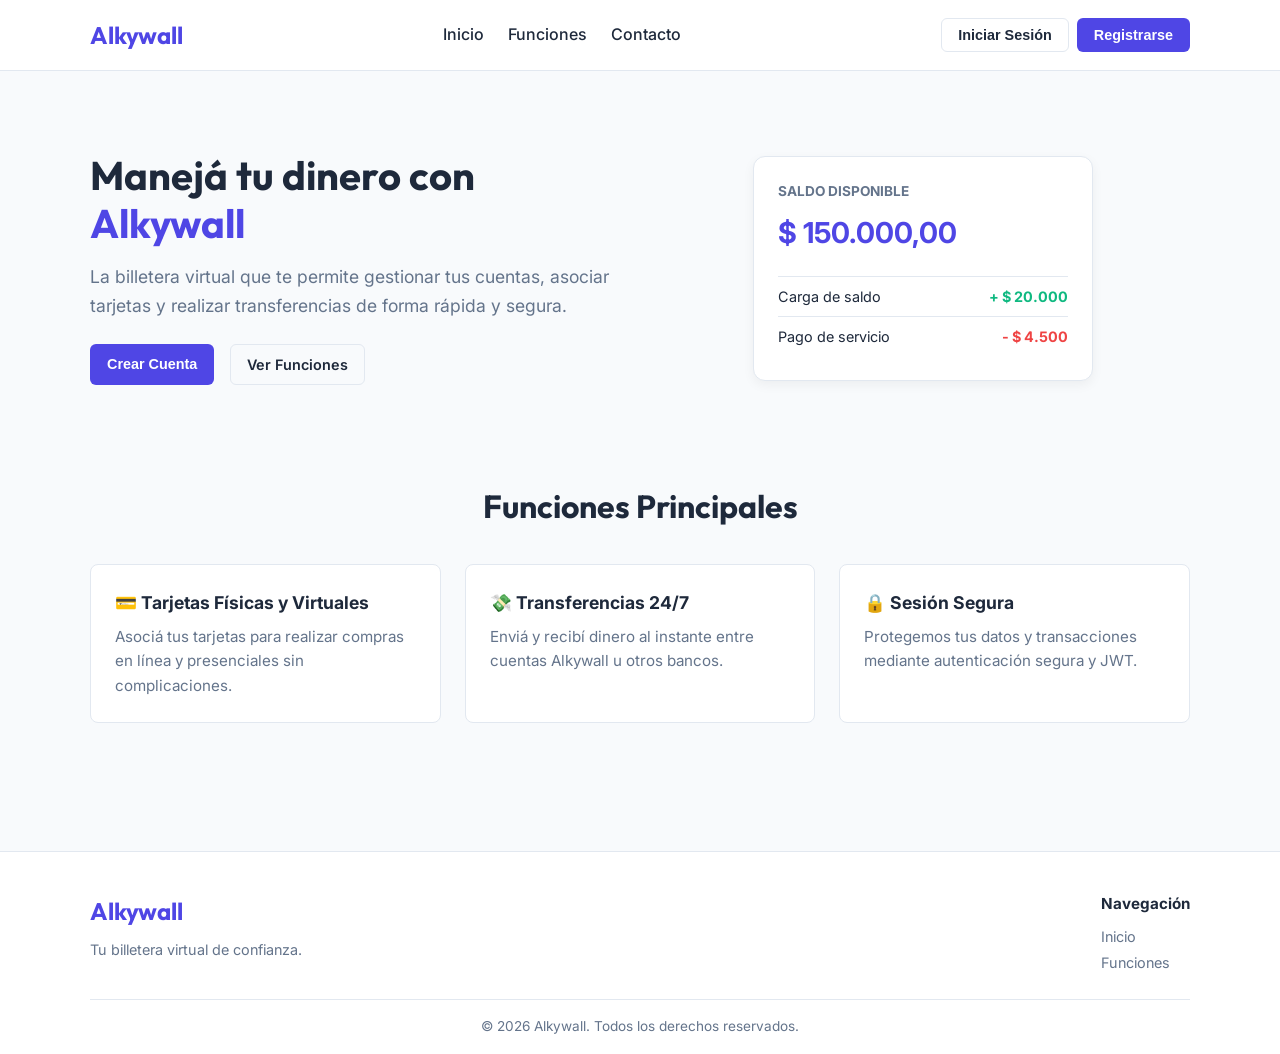
<file: index.html>
<!DOCTYPE html>
<html lang="es">
<head>
    <meta charset="UTF-8">
    <meta name="viewport" content="width=device-width, initial-scale=1.0">
    <meta name="description" content="Alkywall - Billetera virtual para gestionar tu dinero, tarjetas y pagos.">
    <title>Alkywall - Billetera Virtual</title>
    <!-- Tipografía Google Fonts -->
    <link rel="preconnect" href="https://fonts.googleapis.com">
    <link rel="preconnect" href="https://fonts.gstatic.com" crossorigin>
    <link href="https://fonts.googleapis.com/css2?family=Inter:wght@400;500;600&family=Outfit:wght@600;700&display=swap" rel="stylesheet">
    <!-- Hoja de estilos principal -->
    <link rel="stylesheet" href="styles.css">
</head>
<body>

    <!-- Header / Encabezado -->
    <header class="header">
        <div class="container">
            <div class="logo">
                <span>Alkywall</span>
            </div>

            <nav class="nav">
                <ul class="nav-links">
                    <li><a href="#inicio">Inicio</a></li>
                    <li><a href="#funciones">Funciones</a></li>
                    <li><a href="#contacto">Contacto</a></li>
                </ul>
            </nav>

            <div class="header-buttons">
                <button class="btn btn-secundario" id="btn-login">Iniciar Sesión</button>
                <button class="btn btn-primario" id="btn-register">Registrarse</button>
            </div>
        </div>
    </header>

    <!-- Main / Contenido Principal -->
    <main>
        <!-- Sección Hero -->
        <section class="hero" id="inicio">
            <div class="container hero-content">
                <div class="hero-info">
                    <h1>Manejá tu dinero con <span>Alkywall</span></h1>
                    <p>
                        La billetera virtual que te permite gestionar tus cuentas, asociar tarjetas y realizar transferencias de forma rápida y segura.
                    </p>
                    <div class="hero-acciones">
                        <button class="btn btn-primario">Crear Cuenta</button>
                        <a href="#funciones" class="btn btn-secundario">Ver Funciones</a>
                    </div>
                </div>

                <div class="hero-imagen">
                    <div class="card-preview">
                        <h3>Saldo Disponible</h3>
                        <p class="monto">$ 150.000,00</p>
                        <ul class="lista-movimientos">
                            <li>
                                <span>Carga de saldo</span>
                                <strong class="ingreso">+ $ 20.000</strong>
                            </li>
                            <li>
                                <span>Pago de servicio</span>
                                <strong class="egreso">- $ 4.500</strong>
                            </li>
                        </ul>
                    </div>
                </div>
            </div>
        </section>

        <!-- Sección de Funciones -->
        <section class="funciones" id="funciones">
            <div class="container">
                <h2>Funciones Principales</h2>
                <div class="grid-funciones">
                    <div class="tarjeta-funcion">
                        <h3>💳 Tarjetas Físicas y Virtuales</h3>
                        <p>Asociá tus tarjetas para realizar compras en línea y presenciales sin complicaciones.</p>
                    </div>

                    <div class="tarjeta-funcion">
                        <h3>💸 Transferencias 24/7</h3>
                        <p>Enviá y recibí dinero al instante entre cuentas Alkywall u otros bancos.</p>
                    </div>

                    <div class="tarjeta-funcion">
                        <h3>🔒 Sesión Segura</h3>
                        <p>Protegemos tus datos y transacciones mediante autenticación segura y JWT.</p>
                    </div>
                </div>
            </div>
        </section>
    </main>

    <!-- Footer / Pie de página -->
    <footer class="footer" id="contacto">
        <div class="container">
            <div class="footer-contenido">
                <div class="footer-info">
                    <div class="logo">Alkywall</div>
                    <p>Tu billetera virtual de confianza.</p>
                </div>
                <div class="footer-enlaces">
                    <h4>Navegación</h4>
                    <ul>
                        <li><a href="#inicio">Inicio</a></li>
                        <li><a href="#funciones">Funciones</a></li>
                    </ul>
                </div>
            </div>
            <div class="footer-copy">
                <p>&copy; 2026 Alkywall. Todos los derechos reservados.</p>
            </div>
        </div>
    </footer>

    <!-- Archivo JavaScript -->
    <script src="main.js"></script>
</body>
</html>
</file>
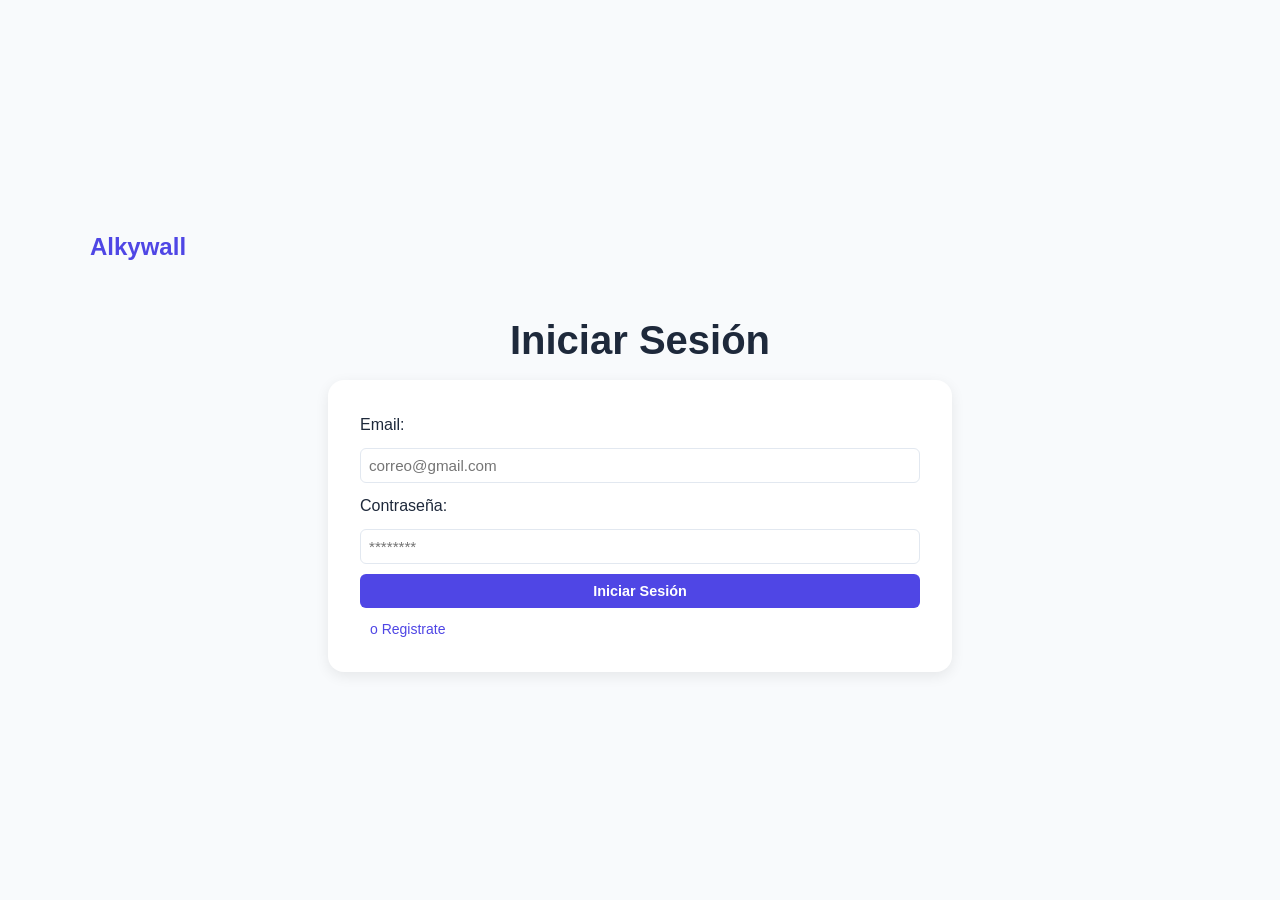
<file: frontend/autenticacion/login.html>
<!doctype html>
<html lang="es">
<head>
    <meta charset="UTF-8">
    <meta name="viewport" content="width=device-width, initial-scale=1">
    <title>Iniciar Sesión</title>
    <link rel="stylesheet" href="../styles.css">
    <link rel="stylesheet" href="authStyles.css">
</head>
<body>
<main>
    <div class="auth-wrapper">
        <div class="container">
            <div class="logo">
                <a href="../index.html">
                    <span>Alkywall</span>
                </a>
            </div>
        </div>
        <div class="hero-info m-t-50">
            <h1>Iniciar Sesión</h1>
        </div>
        <form id="loginForm" action="">
            <label for="email">Email:</label>
            <input type="text" id="email" name="email" placeholder="correo@gmail.com">
            <div id="emailError" class="error">Email Inválido</div>

            <label for="password">Contraseña:</label>
            <input type="password" id="password" name="password" placeholder="********">
            <div id="passwordError" class="error">La contraseña debe tener al menos 8 caracteres.</div>

            <div id="serverError" class="error"></div>

            <button type="submit" class="btn btn-primario" id="btn-login">Iniciar Sesión</button>
            <a class="btn-register" href="registro.html">o Registrate</a>
        </form>
    </div>
</main>
<script src="validacionesLogin.js"></script>
</body>
</html>
</file>
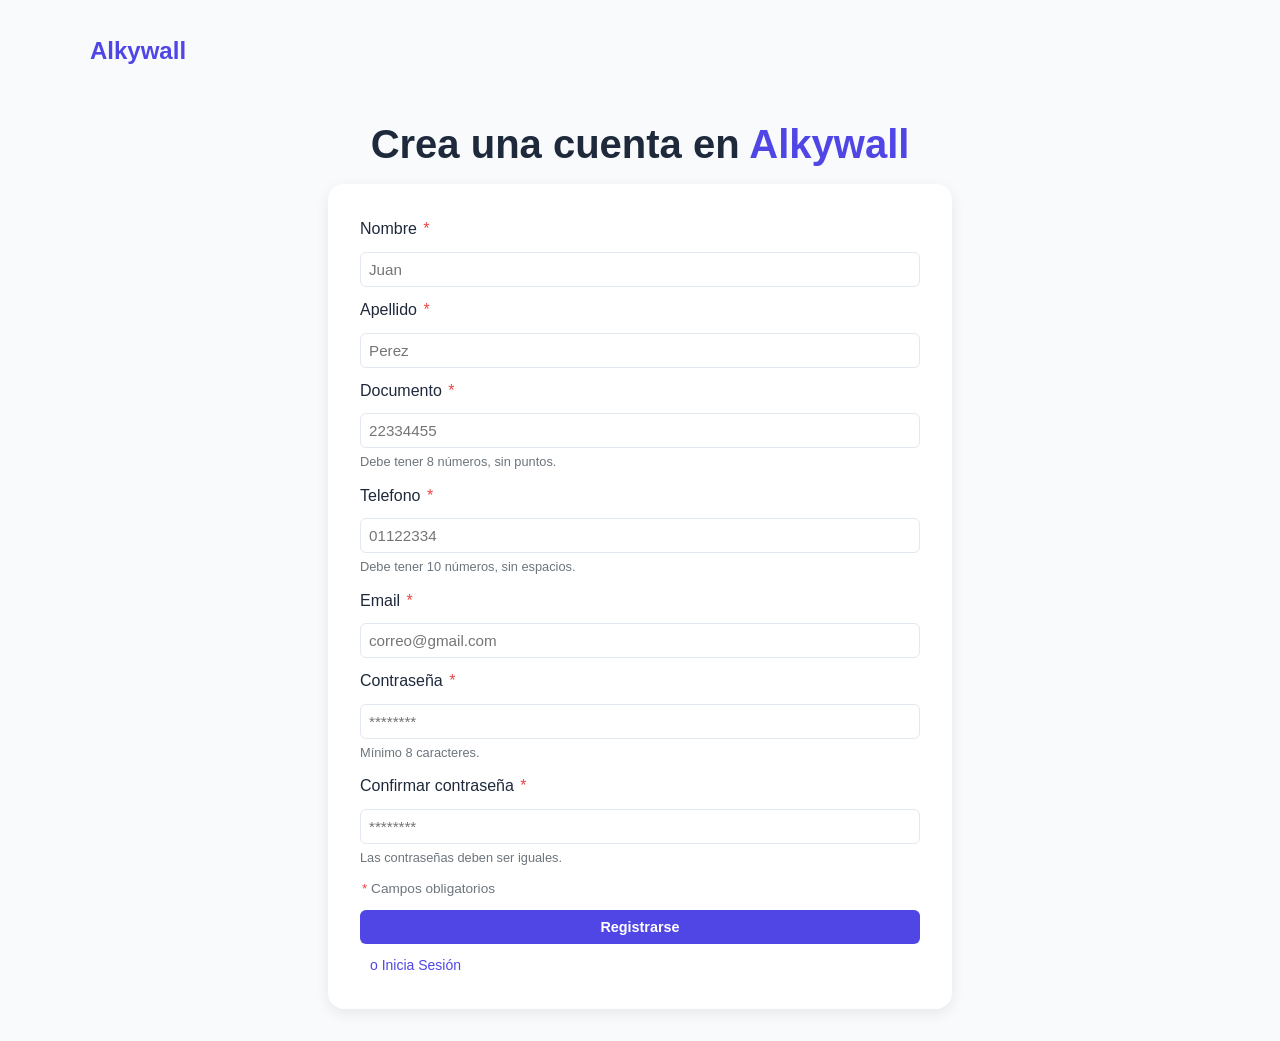
<file: frontend/autenticacion/registro.html>
<!doctype html>
<html lang="es">
<head>
    <meta charset="UTF-8">
    <meta name="viewport" content="width=device-width, initial-scale=1">
    <title>Registrarse</title>
    <link rel="stylesheet" href="../styles.css">
    <link rel="stylesheet" href="authStyles.css">
</head>
<body>
<main>
    <div class="auth-wrapper">
        <div class="container">
            <div class="logo">
                <a href="../index.html">
                    <span>Alkywall</span>
                </a>
            </div>
        </div>
        <div class="hero-info m-t-50">
            <h1>Crea una cuenta en <span>Alkywall</span> </h1>
        </div>
        <form id="registroForm" action="">
            <label for="nombre">Nombre <span class="requerido">*</span></label>
            <input type="text" id="nombre" name="nombre" placeholder="Juan">
            <div id="nombreError" class="error">El nombre no puede contener números ni símbolos.</div>
            <div id="nombreErrorVacio" class="error">El nombre no puede estar vacío.</div>

            <label for="apellido">Apellido <span class="requerido">*</span></label>
            <input type="text" id="apellido" name="apellido" placeholder="Perez">
            <div id="apellidoError" class="error">El apellido no puede contener números ni símbolos.</div>
            <div id="apellidoErrorVacio" class="error">El apellido no puede estar vacío.</div>

            <label for="documento">Documento <span class="requerido">*</span></label>
            <input type="text" id="documento" name="documento" placeholder="22334455">
            <small class="hint">Debe tener 8 números, sin puntos.</small>
            <div id="documentoError" class="error">El documento solo puede contener números.</div>
            <div id="documentoLongitudError" class="error">El documento debe tener 8 números.</div>

            <label for="telefono">Telefono <span class="requerido">*</span></label>
            <input type="text" id="telefono" name="telefono" placeholder="01122334">
            <small class="hint">Debe tener 10 números, sin espacios.</small>
            <div id="telefonoError" class="error">El telefono solo puede contener números.</div>
            <div id="telefonoLongitudError" class="error">El telefono debe tener 10 números.</div>

            <label for="email">Email <span class="requerido">*</span></label>
            <input type="text" id="email" name="email" placeholder="correo@gmail.com">
            <div id="emailError" class="error">Email Inválido</div>

            <label for="password">Contraseña <span class="requerido">*</span></label>
            <input type="password" id="password" name="password" placeholder="********">
            <small class="hint">Mínimo 8 caracteres.</small>
            <div id="passwordError" class="error">La contraseña debe tener al menos 8 caracteres.</div>

            <label for="confirm-password">Confirmar contraseña <span class="requerido">*</span></label>
            <input type="password" id="confirm-password" name="confirm-password" placeholder="********">
            <small class="hint">Las contraseñas deben ser iguales.</small>
            <div id="passwordRepeatError" class="error">Las contraseñas no coinciden.</div>

            <p class="nota-requeridos"><span class="requerido">*</span> Campos obligatorios</p>

            <button type="submit" class="btn btn-primario" id="btn-registro">Registrarse</button>
            <a class="btn-register" href="login.html">o Inicia Sesión</a>

            <div id="serverError" class="error"></div>
        </form>
    </div>
</main>
<script src="validacionesRegistro.js"></script>
</body>
</html>
</file>
<file: styles.css>
/* ==========================================
   ALKYWALL - MAQUETADO INICIAL
   ========================================== */

/* 1. Variables de la marca en :root */
:root {
  --color-primario: #4f46e5;
  --color-primario-hover: #4338ca;
  --color-secundario: #0ea5e9;
  --color-fondo: #f8fafc;
  --color-tarjeta: #ffffff;
  --color-texto: #1e293b;
  --color-texto-suave: #64748b;
  --color-borde: #e2e8f0;
  --color-exito: #10b981;
  --color-error: #ef4444;

  --fuente-principal: 'Inter', Arial, sans-serif;
  --fuente-titulo: 'Outfit', Helvetica, sans-serif;
}

/* 2. Reset básico */
* {
  margin: 0;
  padding: 0;
  box-sizing: border-box;
}

body {
  font-family: var(--fuente-principal);
  background-color: var(--color-fondo);
  color: var(--color-texto);
  line-height: 1.6;
}

a {
  text-decoration: none;
  color: inherit;
}

ul {
  list-style: none;
}

/* Contenedor general centrado */
.container {
  width: 90%;
  max-width: 1100px;
  margin: 0 auto;
}

/* 3. Header y Navegación (Flexbox) */
.header {
  background-color: #ffffff;
  border-bottom: 1px solid var(--color-borde);
  padding: 1rem 0;
  position: sticky;
  top: 0;
  z-index: 10;
}

.header .container {
  display: flex;
  justify-content: space-between;
  align-items: center;
}

.logo {
  font-family: var(--fuente-titulo);
  font-size: 1.5rem;
  font-weight: 700;
  color: var(--color-primario);
}

.nav-links {
  display: flex;
  gap: 1.5rem;
}

.nav-links a {
  color: var(--color-texto);
  font-weight: 500;
}

.nav-links a:hover {
  color: var(--color-primario);
}

.header-buttons {
  display: flex;
  gap: 0.5rem;
}

/* Botones reutilizables */
.btn {
  padding: 0.5rem 1rem;
  border-radius: 6px;
  font-weight: 600;
  font-size: 0.9rem;
  cursor: pointer;
  display: inline-block;
  border: 1px solid transparent;
  transition: background-color 0.2s ease, border-color 0.2s ease;
}

.btn-primario {
  background-color: var(--color-primario);
  color: #ffffff;
}

.btn-primario:hover {
  background-color: var(--color-primario-hover);
}

.btn-secundario {
  background-color: transparent;
  border-color: var(--color-borde);
  color: var(--color-texto);
}

.btn-secundario:hover {
  border-color: var(--color-primario);
  color: var(--color-primario);
}

/* 4. Sección Principal (Main) */
main {
  padding: 2rem 0;
}

/* Hero Section (Flexbox) */
.hero {
  padding: 3rem 0;
}

.hero-content {
  display: flex;
  align-items: center;
  justify-content: space-between;
  gap: 2rem;
}

.hero-info {
  flex: 1;
}

.hero-info h1 {
  font-family: var(--fuente-titulo);
  font-size: 2.5rem;
  color: var(--color-texto);
  margin-bottom: 1rem;
  line-height: 1.2;
}

.hero-info h1 span {
  color: var(--color-primario);
}

.hero-info p {
  color: var(--color-texto-suave);
  font-size: 1.1rem;
  margin-bottom: 1.5rem;
}

.hero-acciones {
  display: flex;
  gap: 1rem;
}

.hero-imagen {
  flex: 1;
  display: flex;
  justify-content: center;
}

.card-preview {
  background-color: var(--color-tarjeta);
  border: 1px solid var(--color-borde);
  border-radius: 12px;
  padding: 1.5rem;
  width: 100%;
  max-width: 340px;
  box-shadow: 0 4px 12px rgba(0, 0, 0, 0.05);
}

.card-preview h3 {
  font-size: 0.85rem;
  color: var(--color-texto-suave);
  margin-bottom: 0.5rem;

  text-transform: uppercase;
}

.card-preview .monto {
  font-size: 1.8rem;
  font-weight: 700;
  color: var(--color-primario);
  margin-bottom: 1.2rem;
}

.lista-movimientos li {
  display: flex;
  justify-content: space-between;
  padding: 0.5rem 0;
  border-top: 1px solid var(--color-borde);
  font-size: 0.9rem;
}

.ingreso {
  color: var(--color-exito);
}

.egreso {
  color: var(--color-error);
}

/* Sección de Funciones (Grid) */
.funciones {
  padding: 3rem 0;
  text-align: center;
}

.funciones h2 {
  font-family: var(--fuente-titulo);
  font-size: 2rem;
  margin-bottom: 2rem;
  color: var(--color-texto);
}

.grid-funciones {
  display: grid;
  grid-template-columns: repeat(3, 1fr);
  gap: 1.5rem;
}

.tarjeta-funcion {
  background-color: var(--color-tarjeta);
  border: 1px solid var(--color-borde);
  border-radius: 8px;
  padding: 1.5rem;
  text-align: left;
}

.tarjeta-funcion h3 {
  margin-bottom: 0.5rem;
  font-size: 1.1rem;
  color: var(--color-texto);
}

.tarjeta-funcion p {
  color: var(--color-texto-suave);
  font-size: 0.95rem;
}

/* 5. Footer / Pie de página */
.footer {
  background-color: #ffffff;
  border-top: 1px solid var(--color-borde);
  padding: 2.5rem 0 1rem 0;
  margin-top: 3rem;
}

.footer-contenido {
  display: flex;
  justify-content: space-between;
  margin-bottom: 1.5rem;
}

.footer-info p {
  color: var(--color-texto-suave);
  font-size: 0.9rem;
  margin-top: 0.5rem;
}

.footer-enlaces h4 {
  font-size: 0.95rem;
  margin-bottom: 0.5rem;
}

.footer-enlaces ul li a {
  color: var(--color-texto-suave);
  font-size: 0.9rem;
}

.footer-enlaces ul li a:hover {
  color: var(--color-primario);
}

.footer-copy {
  text-align: center;
  border-top: 1px solid var(--color-borde);
  padding-top: 1rem;
  color: var(--color-texto-suave);
  font-size: 0.85rem;
}

/* 6. Diseño Responsive (Media Query) */
@media (max-width: 768px) {
  .header .container {
    flex-direction: column;
    gap: 1rem;
  }

  .hero-content {
    flex-direction: column;
    text-align: center;
  }

  .hero-acciones {
    justify-content: center;
  }

  .grid-funciones {
    grid-template-columns: 1fr;
  }

  .footer-contenido {
    flex-direction: column;
    gap: 1.5rem;
    text-align: center;
  }
}
</file>
<file: frontend/styles.css>
/* ==========================================
   ALKYWALL - MAQUETADO INICIAL
   ========================================== */

/* 1. Variables de la marca en :root */
:root {
  --color-primario: #4f46e5;
  --color-primario-hover: #4338ca;
  --color-secundario: #0ea5e9;
  --color-fondo: #f8fafc;
  --color-tarjeta: #ffffff;
  --color-texto: #1e293b;
  --color-texto-suave: #64748b;
  --color-borde: #e2e8f0;
  --color-exito: #10b981;
  --color-error: #ef4444;

  --fuente-principal: 'Inter', Arial, sans-serif;
  --fuente-titulo: 'Outfit', Helvetica, sans-serif;
}

/* 2. Reset básico */
* {
  margin: 0;
  padding: 0;
  box-sizing: border-box;
}

body {
  font-family: var(--fuente-principal);
  background-color: var(--color-fondo);
  color: var(--color-texto);
  line-height: 1.6;
}

a {
  text-decoration: none;
  color: inherit;
}

ul {
  list-style: none;
}

/* Contenedor general centrado */
.container {
  width: 90%;
  max-width: 1100px;
  margin: 0 auto;
}

/* 3. Header y Navegación (Flexbox) */
.header {
  background-color: #ffffff;
  border-bottom: 1px solid var(--color-borde);
  padding: 1rem 0;
  position: sticky;
  top: 0;
  z-index: 10;
}

.header .container {
  display: flex;
  justify-content: space-between;
  align-items: center;
}

.logo {
  font-family: var(--fuente-titulo);
  font-size: 1.5rem;
  font-weight: 700;
  color: var(--color-primario);
}

.nav-links {
  display: flex;
  gap: 1.5rem;
}

.nav-links a {
  color: var(--color-texto);
  font-weight: 500;
}

.nav-links a:hover {
  color: var(--color-primario);
}

.header-buttons {
  display: flex;
  gap: 0.5rem;
}

/* Botones reutilizables */
.btn {
  padding: 0.5rem 1rem;
  border-radius: 6px;
  font-weight: 600;
  font-size: 0.9rem;
  cursor: pointer;
  display: inline-block;
  border: 1px solid transparent;
  transition: background-color 0.2s ease, border-color 0.2s ease, transform 0.15s ease, box-shadow 0.15s ease;
}

.btn-primario {
  background-color: var(--color-primario);
  color: #ffffff;
}

.btn-primario:hover {
  background-color: var(--color-primario-hover);
  transform: translateY(-2px);
  box-shadow: 0 6px 14px rgba(79, 70, 229, 0.35);
}

.btn-primario:active {
  transform: translateY(0);
}

.btn-secundario {
  background-color: transparent;
  border-color: var(--color-borde);
  color: var(--color-texto);
}

.btn-secundario:hover {
  border-color: var(--color-primario);
  color: var(--color-primario);
}

/* 4. Sección Principal (Main) */
main {
  padding: 2rem 0;
}

/* Hero Section (Flexbox) */
.hero {
  padding: 3rem 0;
}

.hero-content {
  display: flex;
  align-items: center;
  justify-content: space-between;
  gap: 2rem;
}

.hero-info {
  flex: 1;
}

.hero-info h1 {
  font-family: var(--fuente-titulo);
  font-size: 2.5rem;
  color: var(--color-texto);
  margin-bottom: 1rem;
  line-height: 1.2;
}

.hero-info h1 span {
  color: var(--color-primario);
}

.hero-info p {
  color: var(--color-texto-suave);
  font-size: 1.1rem;
  margin-bottom: 1.5rem;
}

.hero-acciones {
  display: flex;
  gap: 1rem;
}

.hero-imagen {
  flex: 1;
  display: flex;
  justify-content: center;
}

.card-preview {
  background-color: var(--color-tarjeta);
  border: 1px solid var(--color-borde);
  border-radius: 12px;
  padding: 1.5rem;
  width: 100%;
  max-width: 340px;
  box-shadow: 0 4px 12px rgba(0, 0, 0, 0.05);
}

.card-preview h3 {
  font-size: 0.85rem;
  color: var(--color-texto-suave);
  margin-bottom: 0.5rem;

  text-transform: uppercase;
}

.card-preview .monto {
  font-size: 1.8rem;
  font-weight: 700;
  color: var(--color-primario);
  margin-bottom: 1.2rem;
}

.lista-movimientos li {
  display: flex;
  justify-content: space-between;
  padding: 0.5rem 0;
  border-top: 1px solid var(--color-borde);
  font-size: 0.9rem;
}

.ingreso {
  color: var(--color-exito);
}

.egreso {
  color: var(--color-error);
}

/* Sección de Funciones (Grid) */
.funciones {
  padding: 3rem 0;
  text-align: center;
}

.funciones h2 {
  font-family: var(--fuente-titulo);
  font-size: 2rem;
  margin-bottom: 2rem;
  color: var(--color-texto);
}

.grid-funciones {
  display: grid;
  grid-template-columns: repeat(3, 1fr);
  gap: 1.5rem;
}

.tarjeta-funcion {
  background-color: var(--color-tarjeta);
  border: 1px solid var(--color-borde);
  border-radius: 8px;
  padding: 1.5rem;
  text-align: left;
}

.tarjeta-funcion h3 {
  margin-bottom: 0.5rem;
  font-size: 1.1rem;
  color: var(--color-texto);
}

.tarjeta-funcion p {
  color: var(--color-texto-suave);
  font-size: 0.95rem;
}

/* 5. Footer / Pie de página */
.footer {
  background-color: #ffffff;
  border-top: 1px solid var(--color-borde);
  padding: 2.5rem 0 1rem 0;
  margin-top: 3rem;
}

.footer-contenido {
  display: flex;
  justify-content: space-between;
  margin-bottom: 1.5rem;
}

.footer-info p {
  color: var(--color-texto-suave);
  font-size: 0.9rem;
  margin-top: 0.5rem;
}

.footer-enlaces h4 {
  font-size: 0.95rem;
  margin-bottom: 0.5rem;
}

.footer-enlaces ul li a {
  color: var(--color-texto-suave);
  font-size: 0.9rem;
}

.footer-enlaces ul li a:hover {
  color: var(--color-primario);
}

.footer-copy {
  text-align: center;
  border-top: 1px solid var(--color-borde);
  padding-top: 1rem;
  color: var(--color-texto-suave);
  font-size: 0.85rem;
}

/* 7. Modal de Registro */
.modal-overlay {
  display: none;
  position: fixed;
  inset: 0;
  background-color: rgba(15, 23, 42, 0.55);
  align-items: center;
  justify-content: center;
  padding: 1rem;
  z-index: 100;
}

.modal-overlay.activo {
  display: flex;
}

.modal {
  background-color: var(--color-tarjeta);
  border-radius: 12px;
  padding: 2rem;
  width: 100%;
  max-width: 420px;
  position: relative;
  box-shadow: 0 10px 30px rgba(0, 0, 0, 0.15);
}

.modal h2 {
  font-family: var(--fuente-titulo);
  font-size: 1.5rem;
  margin-bottom: 0.25rem;
}

.modal-subtitulo {
  color: var(--color-texto-suave);
  font-size: 0.9rem;
  margin-bottom: 1.5rem;
}

.modal-cerrar {
  position: absolute;
  top: 1rem;
  right: 1rem;
  background: none;
  border: none;
  font-size: 1.4rem;
  line-height: 1;
  cursor: pointer;
  color: var(--color-texto-suave);
}

.modal-cerrar:hover {
  color: var(--color-texto);
}

.campo {
  margin-bottom: 1rem;
}

.campo label {
  display: block;
  font-size: 0.85rem;
  font-weight: 500;
  margin-bottom: 0.35rem;
}

.campo input {
  width: 100%;
  padding: 0.6rem 0.75rem;
  border: 1px solid var(--color-borde);
  border-radius: 6px;
  font-family: var(--fuente-principal);
  font-size: 0.95rem;
}

.campo input:focus {
  outline: none;
  border-color: var(--color-primario);
}

.campo input.input-error {
  border-color: var(--color-error);
}

.error-campo {
  display: block;
  min-height: 1.1rem;
  color: var(--color-error);
  font-size: 0.8rem;
  margin-top: 0.25rem;
}

.mensaje-formulario {
  font-size: 0.9rem;
  margin-bottom: 1rem;
  min-height: 1.2rem;
}

.mensaje-formulario.exito {
  color: var(--color-exito);
}

.mensaje-formulario.error {
  color: var(--color-error);
}

.btn-block {
  width: 100%;
  text-align: center;
}

/* 8. Diseño Responsive (Media Query) */
@media (max-width: 768px) {
  .header .container {
    flex-direction: column;
    gap: 1rem;
  }

  .hero-content {
    flex-direction: column;
    text-align: center;
  }

  .hero-acciones {
    justify-content: center;
  }

  .grid-funciones {
    grid-template-columns: 1fr;
  }

  .footer-contenido {
    flex-direction: column;
    gap: 1.5rem;
    text-align: center;
  }
}
</file>
<file: frontend/autenticacion/authStyles.css>
main{
    display: flex;
    align-items: center;
    justify-content: center;
    min-height: 100vh;
    padding: 2rem 1rem;
    box-sizing: border-box;
    background-color: var(--color-fondo);
}

.auth-wrapper {
    display: flex;
    flex-direction: column;
    align-items: center;
    justify-content: center;
    width: 100%;
}

.flex-center {
    display: flex;
    justify-content: center;
    align-items: center;
}

form {
    width: 50%;
    max-width: 90vw;
    display: flex;
    flex-direction: column;
    gap: 10px;
    background-color: var(--color-tarjeta);
    padding: 2rem;
    border-radius: 16px;
    box-shadow: 0 4px 14px rgba(0, 0, 0, 0.08);
    box-sizing: border-box;
    animation: auth-aparecer 0.35s ease both;

    .btn-register {
        background-color: transparent;
        color: var(--color-primario);
        padding: 0 20px 0 10px;
        border-radius: 5px;
        text-decoration: none;
        font-size: 14px;
        cursor: pointer;
        transition: all 0.3s ease;
    }

    .btn-register:hover {
        font-size: 0.900rem;
    }
}

.m-t-50{
    margin-top: 50px;
}

input {
    padding: 8px;
    border: 1px solid var(--color-borde);
    border-radius: 6px;
    font-family: inherit;
    font-size: 0.95rem;
    transition: border-color 0.15s ease;
}

input:focus {
    outline: none;
    border-color: var(--color-primario);
}

.error {
    color: red;
    font-size: 0.9em;
    display: none;
}

.requerido {
    color: #ef4444;
    margin-left: 2px;
}

.hint {
    display: block;
    color: #6c757d;
    font-size: 0.8em;
    margin-top: -6px;
}

.nota-requeridos {
    color: #6c757d;
    font-size: 0.85em;
    margin: 0;
}

@keyframes auth-aparecer {
    from {
        opacity: 0;
        transform: translateY(10px);
    }
    to {
        opacity: 1;
        transform: translateY(0);
    }
}

@media (max-width: 480px) {
    main {
        padding: 1.25rem 0.75rem;
    }

    form {
        padding: 1.5rem;
        width: 90%;
    }

    .hero-info h1 {
        font-size: clamp(1.6rem, 5vw, 2.2rem);
        text-align: center;
    }
}
</file>
